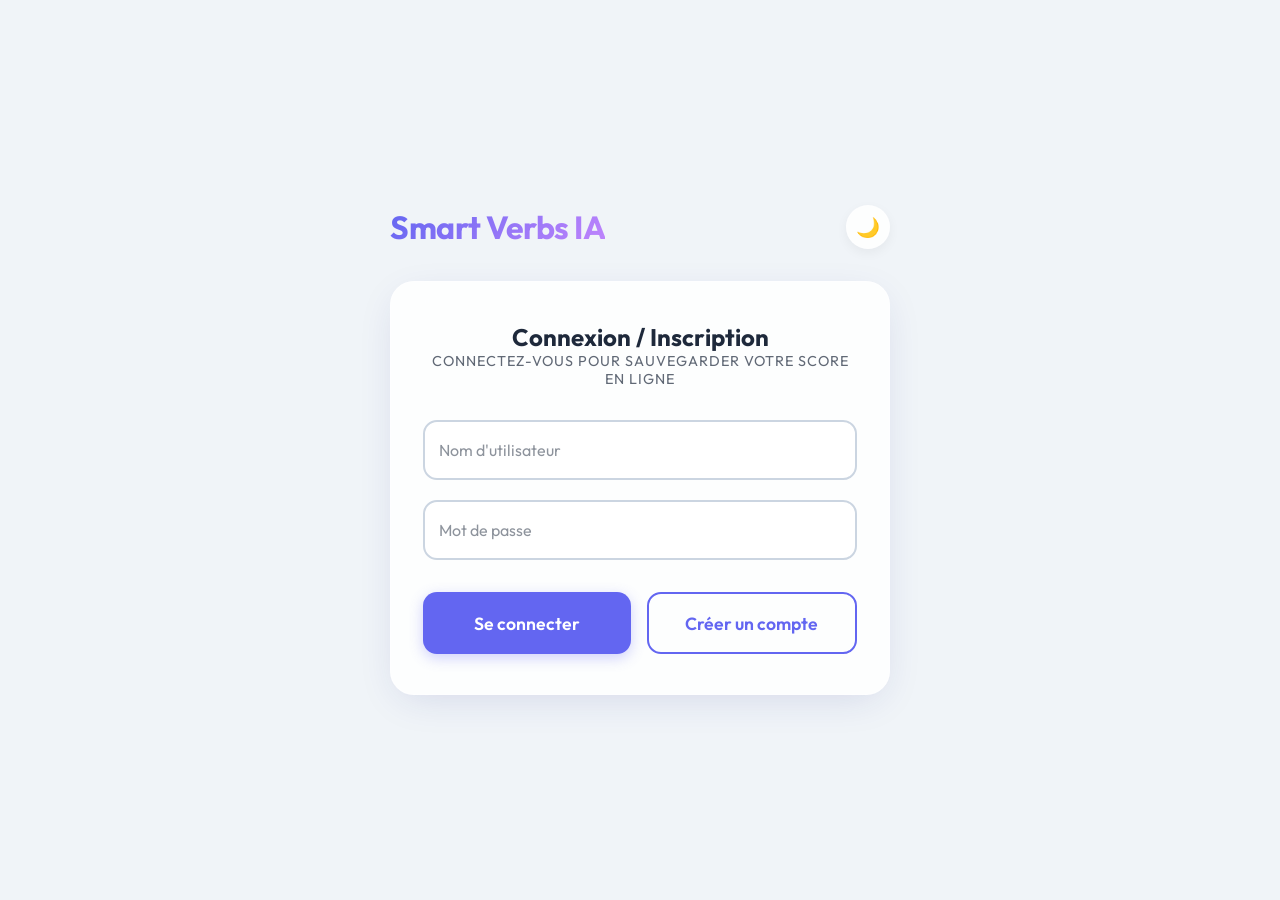
<file: templates/login.html>
<!DOCTYPE html>
<html lang="fr" data-theme="light">
<head>
    <meta charset="UTF-8">
    <meta name="viewport" content="width=device-width, initial-scale=1.0">
    <title>Connexion - Smart Verbs IA</title>
    <link rel="stylesheet" href="/static/style.css">
    <script>
        const savedTheme = localStorage.getItem('smartVerbsTheme') || 'light';
        document.documentElement.setAttribute('data-theme', savedTheme);
    </script>
</head>
<body>
    <header>
        <h1>Smart Verbs IA</h1>
        <div class="header-actions">
            <button id="theme-toggle" class="icon-btn theme-toggle" aria-label="Basculer le thème">🌙</button>
        </div>
    </header>

    <main class="container">
        <div id="auth-view">
            <div class="verb-display">
                <h2>Connexion / Inscription</h2>
                <p>Connectez-vous pour sauvegarder votre score en ligne</p>
            </div>
            <form id="auth-form">
                <div class="form-group">
                    <div class="input-wrapper">
                        <input type="text" id="auth-username" placeholder=" " required autocomplete="username">
                        <label for="auth-username">Nom d'utilisateur</label>
                    </div>
                    <div class="input-wrapper">
                        <input type="password" id="auth-password" placeholder=" " required autocomplete="current-password">
                        <label for="auth-password">Mot de passe</label>
                    </div>
                </div>
                <div class="actions">
                    <button type="submit" id="login-btn" class="btn">Se connecter</button>
                    <button type="button" id="register-btn" class="btn btn-secondary">Créer un compte</button>
                </div>
                <div id="auth-error" class="feedback show incorrect" style="display: none; margin-top: 1rem;"></div>
            </form>
        </div>
    </main>

    <script src="/static/login.js"></script>
</body>
</html>
</file>
<file: static/style.css>
@import url('https://fonts.googleapis.com/css2?family=Outfit:wght@300;400;600;700&display=swap');

:root {
  --bg-color: #f0f4f8;
  --text-color: #1e293b;
  --card-bg: rgba(255, 255, 255, 0.85);
  --card-border: rgba(255, 255, 255, 0.4);
  --primary: #6366f1;
  --primary-hover: #4f46e5;
  --success: #22c55e;
  --error: #ef4444;
  --input-bg: #ffffff;
  --input-border: #cbd5e1;
  --shadow: 0 10px 40px -10px rgba(31, 38, 135, 0.15);
  --transition: all 0.3s cubic-bezier(0.4, 0, 0.2, 1);
  --error-text: #b91c1c;
  --success-text: #15803d;
}

[data-theme="dark"] {
  --bg-color: #0f172a;
  --text-color: #f8fafc;
  --card-bg: rgba(30, 41, 59, 0.85);
  --card-border: rgba(255, 255, 255, 0.1);
  --primary: #818cf8;
  --primary-hover: #6366f1;
  --input-bg: #1e293b;
  --input-border: #334155;
  --shadow: 0 10px 40px -10px rgba(0, 0, 0, 0.4);
  --error-text: #f87171;
  --success-text: #4ade80;
}

* {
  box-sizing: border-box;
  margin: 0;
  padding: 0;
  font-family: 'Outfit', sans-serif;
}

body {
  background-color: var(--bg-color);
  color: var(--text-color);
  min-height: 100vh;
  display: flex;
  flex-direction: column;
  align-items: center;
  justify-content: center;
  transition: var(--transition);
  padding: 1rem;
}

header {
  width: 100%;
  max-width: 500px;
  display: flex;
  justify-content: space-between;
  align-items: center;
  margin-bottom: 2rem;
}

h1 {
  font-size: 2rem;
  font-weight: 700;
  background: linear-gradient(135deg, var(--primary), #c084fc);
  -webkit-background-clip: text;
  -webkit-text-fill-color: transparent;
  letter-spacing: -0.5px;
}

.header-actions {
  display: flex;
  gap: 0.5rem;
}

.icon-btn {
  background: var(--card-bg);
  border: 1px solid var(--card-border);
  border-radius: 50%;
  width: 44px;
  height: 44px;
  font-size: 1.2rem;
  cursor: pointer;
  color: var(--text-color);
  transition: var(--transition);
  box-shadow: 0 4px 12px rgba(0,0,0,0.05);
  display: flex;
  align-items: center;
  justify-content: center;
}
.icon-btn:hover {
  transform: translateY(-2px);
  box-shadow: 0 6px 16px rgba(0,0,0,0.1);
}

.container {
  width: 100%;
  max-width: 500px;
  background: var(--card-bg);
  backdrop-filter: blur(16px);
  -webkit-backdrop-filter: blur(16px);
  border: 1px solid var(--card-border);
  border-radius: 24px;
  padding: 2.5rem 2rem;
  box-shadow: var(--shadow);
  transition: var(--transition);
}

.verb-display {
  text-align: center;
  margin-bottom: 2rem;
}

.verb-display p {
  font-size: 0.9rem;
  text-transform: uppercase;
  letter-spacing: 1px;
  opacity: 0.7;
  margin-bottom: 0.5rem;
}

.verb-fr {
  font-size: 2.5rem;
  font-weight: 700;
  color: var(--text-color);
  margin-top: 0.5rem;
  letter-spacing: -1px;
}

/* History Table Styles */
.history-table-wrapper {
  width: 100%;
  overflow-x: auto;
  border-radius: 12px;
  border: 1px solid var(--card-border);
  background: var(--card-bg);
}

.history-table {
  width: 100%;
  border-collapse: collapse;
  font-size: 0.95rem;
  text-align: left;
}

.history-table th, .history-table td {
  padding: 0.75rem 1rem;
  border-bottom: 1px solid var(--card-border);
}

.history-table th {
  font-weight: 600;
  opacity: 0.8;
  background: rgba(99, 102, 241, 0.05);
}

.history-table tr:last-child td {
  border-bottom: none;
}

.history-text-correct {
  color: var(--success-text);
  font-weight: 700;
}

.history-text-error {
  color: var(--error-text);
  font-weight: 700;
  text-decoration: line-through;
  opacity: 0.9;
}

.history-text-expected {
  color: var(--success-text);
  font-size: 0.85em;
  opacity: 0.9;
  display: block;
  margin-top: 0.2rem;
}

.stats-bar {
  display: flex;
  justify-content: space-between;
  font-size: 0.85rem;
  font-weight: 600;
  color: var(--text-color);
  opacity: 0.7;
  margin-bottom: 2rem;
  padding-bottom: 1rem;
  border-bottom: 1px solid var(--card-border);
}

.form-group {
  display: flex;
  flex-direction: column;
  gap: 1.2rem;
  margin-bottom: 2rem;
}

.input-wrapper {
  position: relative;
}

.input-wrapper label {
  position: absolute;
  left: 1rem;
  top: 50%;
  transform: translateY(-50%);
  font-size: 1rem;
  color: var(--text-color);
  opacity: 0.5;
  pointer-events: none;
  transition: var(--transition);
}

input {
  width: 100%;
  padding: 1.5rem 1rem 0.6rem;
  border-radius: 14px;
  border: 2px solid var(--input-border);
  background-color: var(--input-bg);
  color: var(--text-color);
  font-size: 1.1rem;
  font-weight: 600;
  outline: none;
  transition: var(--transition);
}

input:focus {
  border-color: var(--primary);
  box-shadow: 0 0 0 4px rgba(99, 102, 241, 0.15);
}

input.error-shake {
  border-color: var(--error);
  animation: shake 0.4s cubic-bezier(.36,.07,.19,.97) both;
}

input.correct-pulse {
  border-color: var(--success);
}

input:focus + label,
input:not(:placeholder-shown) + label {
  top: 0.6rem;
  font-size: 0.7rem;
  font-weight: 600;
  opacity: 1;
  color: var(--primary);
  transform: none;
}

.btn {
  width: 100%;
  padding: 1.1rem;
  border: none;
  border-radius: 14px;
  background-color: var(--primary);
  color: white;
  font-size: 1.1rem;
  font-weight: 600;
  cursor: pointer;
  transition: var(--transition);
  box-shadow: 0 4px 14px rgba(99, 102, 241, 0.3);
}

.btn:hover {
  background-color: var(--primary-hover);
  transform: translateY(-2px);
  box-shadow: 0 6px 20px rgba(99, 102, 241, 0.4);
}

.btn:active {
  transform: translateY(0);
}

.btn-secondary {
  background-color: transparent;
  border: 2px solid var(--primary);
  color: var(--primary);
  box-shadow: none;
}
.btn-secondary:hover {
  background-color: rgba(99, 102, 241, 0.1);
  box-shadow: none;
}

.feedback {
  margin-top: 1.5rem;
  padding: 1.2rem;
  border-radius: 14px;
  text-align: center;
  opacity: 0;
  transform: translateY(10px);
  transition: var(--transition);
  display: none;
}

.feedback.show {
  opacity: 1;
  transform: translateY(0);
  display: block;
}

.feedback.correct {
  background-color: rgba(34, 197, 94, 0.1);
  border: 1px solid rgba(34, 197, 94, 0.2);
}
.feedback.correct h3 {
  color: var(--success);
  margin-bottom: 0.2rem;
}

.feedback.incorrect {
  background-color: rgba(239, 68, 68, 0.1);
  border: 1px solid rgba(239, 68, 68, 0.2);
}
.feedback.incorrect h3 {
  color: var(--error);
  margin-bottom: 0.5rem;
}

.correction-table {
  width: 100%;
  margin-top: 0.8rem;
  border-collapse: collapse;
}
.correction-table th, .correction-table td {
  padding: 0.4rem;
  font-size: 0.95rem;
}
.correction-table th {
  opacity: 0.7;
  font-weight: 400;
  font-size: 0.8rem;
  text-transform: uppercase;
}
.correction-table td {
  font-weight: 600;
  color: var(--text-color);
}

.actions {
  display: flex;
  gap: 1rem;
  margin-top: 1rem;
}

/* Animations */
@keyframes shake {
  10%, 90% { transform: translate3d(-1px, 0, 0); }
  20%, 80% { transform: translate3d(2px, 0, 0); }
  30%, 50%, 70% { transform: translate3d(-4px, 0, 0); }
  40%, 60% { transform: translate3d(4px, 0, 0); }
}

@media (max-width: 480px) {
  .container {
    padding: 2rem 1.5rem;
  }
  .verb-fr {
    font-size: 2rem;
}

/* History List Styles */
.history-list {
  display: flex;
  flex-direction: column;
  gap: 0.8rem;
  max-height: 300px;
  overflow-y: auto;
  padding-right: 0.5rem;
}

.history-list::-webkit-scrollbar {
  width: 6px;
}
.history-list::-webkit-scrollbar-thumb {
  background-color: var(--input-border);
  border-radius: 4px;
}

.history-item {
  padding: 1rem;
  border-radius: 12px;
  border-width: 2px;
  border-style: solid;
  display: flex;
  flex-direction: column;
  gap: 0.5rem;
}

.history-item.history-correct {
  border-color: var(--success);
  background-color: rgba(34, 197, 94, 0.05);
}

.history-item.history-incorrect {
  border-color: var(--error);
  background-color: rgba(239, 68, 68, 0.05);
}

.history-item strong {
  font-size: 1.1rem;
}

.history-item .details {
  font-size: 0.9rem;
  opacity: 0.9;
}
</file>
